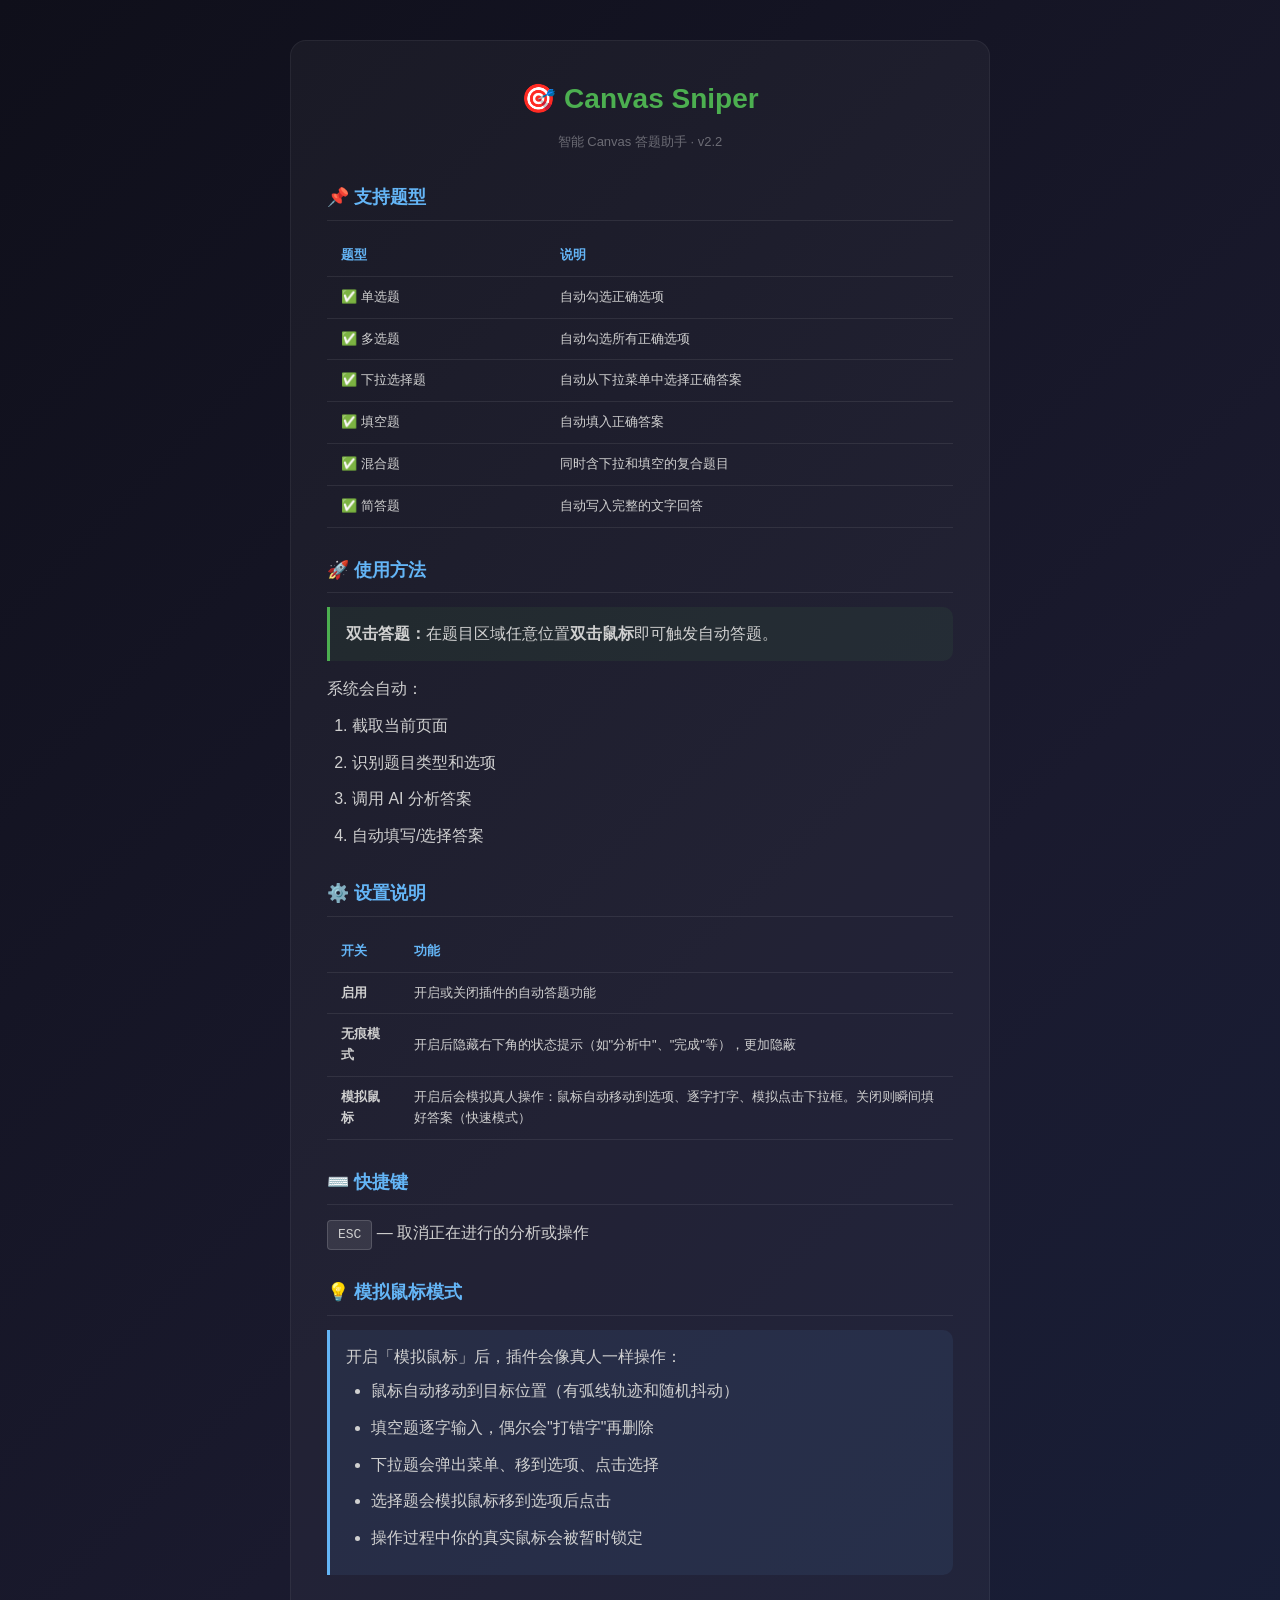
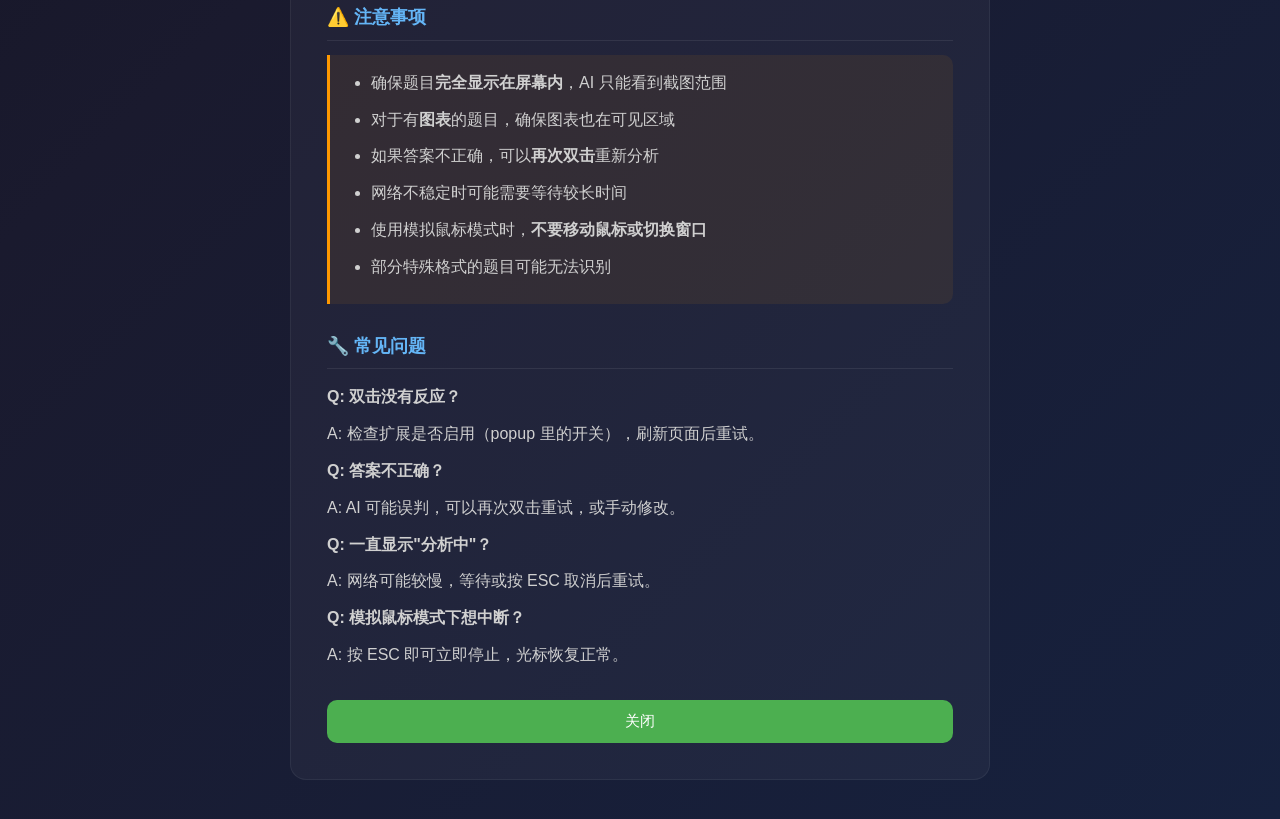
<file: canvas-sniper/help.html>
<!DOCTYPE html>
<html>

<head>
    <meta charset="UTF-8">
    <title>Canvas Sniper - 使用说明</title>
    <style>
        * {
            box-sizing: border-box;
            margin: 0;
            padding: 0;
        }

        body {
            font-family: -apple-system, BlinkMacSystemFont, 'Segoe UI', Roboto, sans-serif;
            background: linear-gradient(135deg, #0f0f1a 0%, #1a1a2e 50%, #16213e 100%);
            color: #d0d0d0;
            min-height: 100vh;
            padding: 40px 20px;
            line-height: 1.6;
        }

        .container {
            max-width: 700px;
            margin: 0 auto;
            background: rgba(255, 255, 255, 0.04);
            border-radius: 16px;
            padding: 36px;
            border: 1px solid rgba(255, 255, 255, 0.06);
        }

        h1 {
            color: #4CAF50;
            text-align: center;
            margin-bottom: 8px;
            font-size: 28px;
        }

        .subtitle {
            text-align: center;
            color: rgba(255, 255, 255, 0.35);
            font-size: 13px;
            margin-bottom: 30px;
        }

        h2 {
            color: #64B5F6;
            margin: 28px 0 14px 0;
            font-size: 18px;
            border-bottom: 1px solid rgba(255, 255, 255, 0.08);
            padding-bottom: 8px;
        }

        p,
        li {
            line-height: 1.8;
            margin-bottom: 8px;
        }

        ul,
        ol {
            padding-left: 25px;
        }

        .feature {
            background: rgba(76, 175, 80, 0.08);
            border-left: 3px solid #4CAF50;
            padding: 14px 16px;
            margin: 14px 0;
            border-radius: 0 10px 10px 0;
        }

        .warning {
            background: rgba(255, 152, 0, 0.08);
            border-left: 3px solid #FF9800;
            padding: 14px 16px;
            margin: 14px 0;
            border-radius: 0 10px 10px 0;
        }

        .info {
            background: rgba(100, 181, 246, 0.08);
            border-left: 3px solid #64B5F6;
            padding: 14px 16px;
            margin: 14px 0;
            border-radius: 0 10px 10px 0;
        }

        .shortcut {
            display: inline-block;
            background: rgba(255, 255, 255, 0.1);
            padding: 2px 10px;
            border-radius: 4px;
            font-family: monospace;
            font-size: 13px;
            border: 1px solid rgba(255, 255, 255, 0.15);
        }

        table {
            width: 100%;
            border-collapse: collapse;
            margin: 14px 0;
        }

        th,
        td {
            padding: 10px 14px;
            text-align: left;
            border-bottom: 1px solid rgba(255, 255, 255, 0.08);
        }

        th {
            color: #64B5F6;
            font-size: 13px;
            font-weight: 600;
        }

        td {
            font-size: 13px;
        }

        .back-btn {
            display: block;
            width: 100%;
            padding: 12px;
            background: #4CAF50;
            color: white;
            border: none;
            border-radius: 10px;
            font-size: 15px;
            cursor: pointer;
            margin-top: 30px;
            transition: background 0.2s;
        }

        .back-btn:hover {
            background: #45a049;
        }
    </style>
</head>

<body>
    <div class="container">
        <h1>🎯 Canvas Sniper</h1>
        <p class="subtitle">智能 Canvas 答题助手 · v2.2</p>

        <h2>📌 支持题型</h2>
        <table>
            <tr>
                <th>题型</th>
                <th>说明</th>
            </tr>
            <tr>
                <td>✅ 单选题</td>
                <td>自动勾选正确选项</td>
            </tr>
            <tr>
                <td>✅ 多选题</td>
                <td>自动勾选所有正确选项</td>
            </tr>
            <tr>
                <td>✅ 下拉选择题</td>
                <td>自动从下拉菜单中选择正确答案</td>
            </tr>
            <tr>
                <td>✅ 填空题</td>
                <td>自动填入正确答案</td>
            </tr>
            <tr>
                <td>✅ 混合题</td>
                <td>同时含下拉和填空的复合题目</td>
            </tr>
            <tr>
                <td>✅ 简答题</td>
                <td>自动写入完整的文字回答</td>
            </tr>
        </table>

        <h2>🚀 使用方法</h2>
        <div class="feature">
            <strong>双击答题：</strong>在题目区域任意位置<strong>双击鼠标</strong>即可触发自动答题。
        </div>
        <p>系统会自动：</p>
        <ol>
            <li>截取当前页面</li>
            <li>识别题目类型和选项</li>
            <li>调用 AI 分析答案</li>
            <li>自动填写/选择答案</li>
        </ol>

        <h2>⚙️ 设置说明</h2>
        <table>
            <tr>
                <th>开关</th>
                <th>功能</th>
            </tr>
            <tr>
                <td><strong>启用</strong></td>
                <td>开启或关闭插件的自动答题功能</td>
            </tr>
            <tr>
                <td><strong>无痕模式</strong></td>
                <td>开启后隐藏右下角的状态提示（如"分析中"、"完成"等），更加隐蔽</td>
            </tr>
            <tr>
                <td><strong>模拟鼠标</strong></td>
                <td>开启后会模拟真人操作：鼠标自动移动到选项、逐字打字、模拟点击下拉框。关闭则瞬间填好答案（快速模式）</td>
            </tr>
        </table>

        <h2>⌨️ 快捷键</h2>
        <p><span class="shortcut">ESC</span> — 取消正在进行的分析或操作</p>

        <h2>💡 模拟鼠标模式</h2>
        <div class="info">
            开启「模拟鼠标」后，插件会像真人一样操作：
            <ul style="margin-top: 8px;">
                <li>鼠标自动移动到目标位置（有弧线轨迹和随机抖动）</li>
                <li>填空题逐字输入，偶尔会"打错字"再删除</li>
                <li>下拉题会弹出菜单、移到选项、点击选择</li>
                <li>选择题会模拟鼠标移到选项后点击</li>
                <li>操作过程中你的真实鼠标会被暂时锁定</li>
            </ul>
        </div>

        <h2>⚠️ 注意事项</h2>
        <div class="warning">
            <ul>
                <li>确保题目<strong>完全显示在屏幕内</strong>，AI 只能看到截图范围</li>
                <li>对于有<strong>图表</strong>的题目，确保图表也在可见区域</li>
                <li>如果答案不正确，可以<strong>再次双击</strong>重新分析</li>
                <li>网络不稳定时可能需要等待较长时间</li>
                <li>使用模拟鼠标模式时，<strong>不要移动鼠标或切换窗口</strong></li>
                <li>部分特殊格式的题目可能无法识别</li>
            </ul>
        </div>

        <h2>🔧 常见问题</h2>
        <p><strong>Q: 双击没有反应？</strong></p>
        <p>A: 检查扩展是否启用（popup 里的开关），刷新页面后重试。</p>

        <p><strong>Q: 答案不正确？</strong></p>
        <p>A: AI 可能误判，可以再次双击重试，或手动修改。</p>

        <p><strong>Q: 一直显示"分析中"？</strong></p>
        <p>A: 网络可能较慢，等待或按 ESC 取消后重试。</p>

        <p><strong>Q: 模拟鼠标模式下想中断？</strong></p>
        <p>A: 按 ESC 即可立即停止，光标恢复正常。</p>

        <button class="back-btn" onclick="window.close()">关闭</button>
    </div>
</body>

</html>
</file>
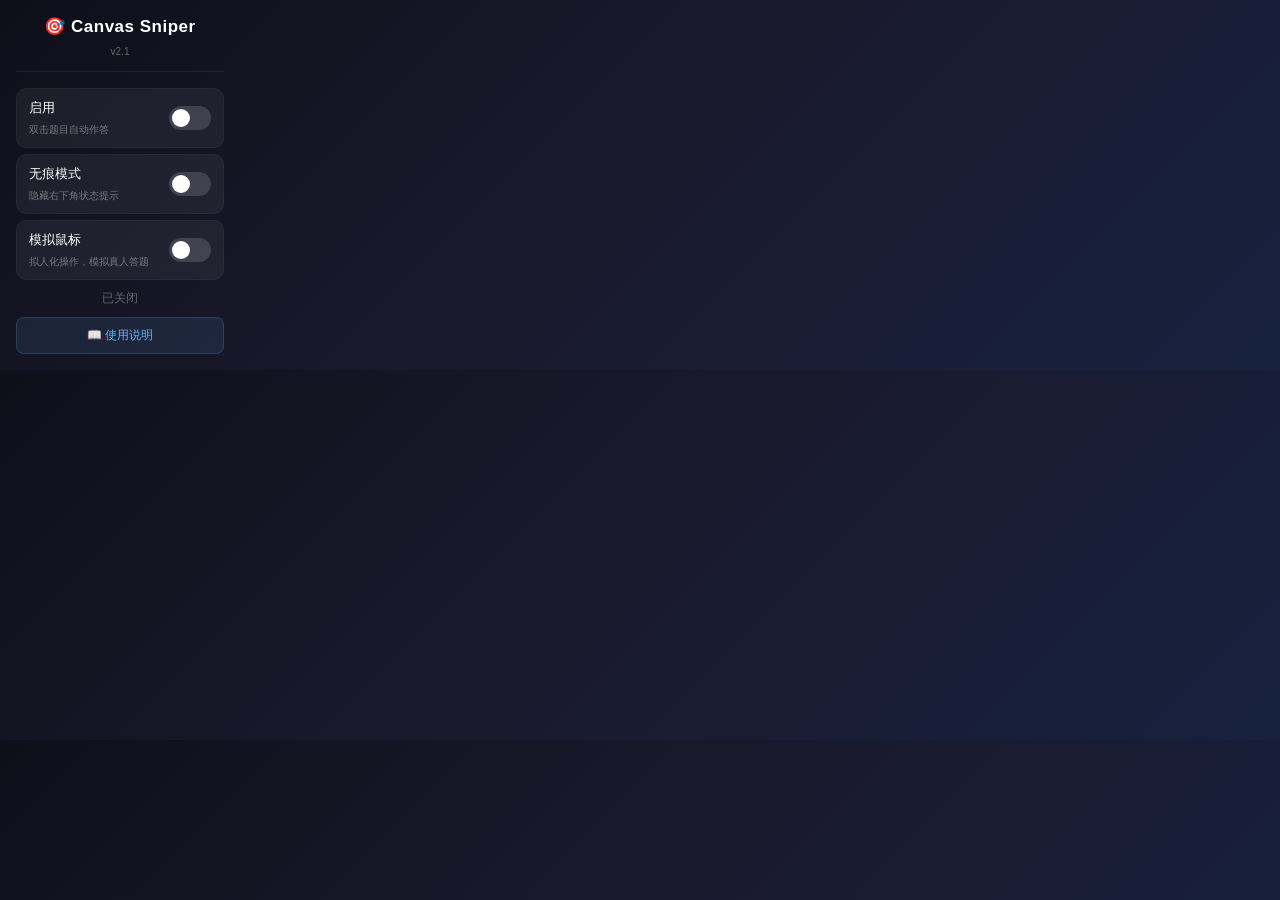
<file: canvas-sniper/popup.html>
<!DOCTYPE html>
<html>

<head>
  <meta charset="UTF-8">
  <style>
    * {
      box-sizing: border-box;
      margin: 0;
      padding: 0;
    }

    body {
      width: 240px;
      padding: 16px;
      font-family: -apple-system, BlinkMacSystemFont, 'Segoe UI', Roboto, sans-serif;
      background: linear-gradient(135deg, #0f0f1a 0%, #1a1a2e 50%, #16213e 100%);
      color: white;
    }

    /* 标题区 */
    .header {
      text-align: center;
      margin-bottom: 16px;
      padding-bottom: 12px;
      border-bottom: 1px solid rgba(255, 255, 255, 0.08);
    }

    .header h1 {
      font-size: 17px;
      font-weight: 600;
      margin-bottom: 4px;
      letter-spacing: 0.5px;
    }

    .header .version {
      font-size: 10px;
      color: rgba(255, 255, 255, 0.35);
    }

    /* 开关组 */
    .toggle-group {
      display: flex;
      flex-direction: column;
      gap: 6px;
    }

    .toggle-container {
      display: flex;
      align-items: center;
      justify-content: space-between;
      padding: 10px 12px;
      background: rgba(255, 255, 255, 0.06);
      border-radius: 10px;
      border: 1px solid rgba(255, 255, 255, 0.04);
      transition: background 0.2s;
    }

    .toggle-container:hover {
      background: rgba(255, 255, 255, 0.1);
    }

    .toggle-info {
      flex: 1;
      margin-right: 10px;
    }

    .toggle-label {
      font-size: 13px;
      font-weight: 500;
      display: block;
      margin-bottom: 2px;
    }

    .toggle-desc {
      font-size: 10px;
      color: rgba(255, 255, 255, 0.4);
      line-height: 1.3;
    }

    /* 开关样式 */
    .toggle {
      position: relative;
      width: 42px;
      height: 24px;
      flex-shrink: 0;
    }

    .toggle input {
      opacity: 0;
      width: 0;
      height: 0;
    }

    .slider {
      position: absolute;
      cursor: pointer;
      top: 0;
      left: 0;
      right: 0;
      bottom: 0;
      background-color: rgba(255, 255, 255, 0.15);
      transition: 0.3s;
      border-radius: 24px;
    }

    .slider:before {
      position: absolute;
      content: "";
      height: 18px;
      width: 18px;
      left: 3px;
      bottom: 3px;
      background-color: white;
      transition: 0.3s;
      border-radius: 50%;
    }

    input:checked+.slider {
      background-color: #4CAF50;
    }

    input:checked+.slider:before {
      transform: translateX(18px);
    }

    /* 状态文字 */
    .status {
      margin-top: 10px;
      text-align: center;
      font-size: 12px;
      color: rgba(255, 255, 255, 0.35);
      transition: color 0.3s;
    }

    .status.on {
      color: #4CAF50;
    }

    /* 帮助按钮 */
    .help-btn {
      width: 100%;
      margin-top: 10px;
      padding: 9px;
      background: rgba(100, 181, 246, 0.1);
      border: 1px solid rgba(100, 181, 246, 0.2);
      color: #64B5F6;
      border-radius: 8px;
      cursor: pointer;
      font-size: 12px;
      transition: all 0.2s;
    }

    .help-btn:hover {
      background: rgba(100, 181, 246, 0.2);
      border-color: rgba(100, 181, 246, 0.4);
    }
  </style>
</head>

<body>
  <div class="header">
    <h1>🎯 Canvas Sniper</h1>
    <span class="version">v2.1</span>
  </div>

  <div class="toggle-group">
    <div class="toggle-container">
      <div class="toggle-info">
        <span class="toggle-label">启用</span>
        <span class="toggle-desc">双击题目自动作答</span>
      </div>
      <label class="toggle">
        <input type="checkbox" id="enableToggle">
        <span class="slider"></span>
      </label>
    </div>

    <div class="toggle-container">
      <div class="toggle-info">
        <span class="toggle-label">无痕模式</span>
        <span class="toggle-desc">隐藏右下角状态提示</span>
      </div>
      <label class="toggle">
        <input type="checkbox" id="stealthToggle">
        <span class="slider"></span>
      </label>
    </div>

    <div class="toggle-container">
      <div class="toggle-info">
        <span class="toggle-label">模拟鼠标</span>
        <span class="toggle-desc">拟人化操作，模拟真人答题</span>
      </div>
      <label class="toggle">
        <input type="checkbox" id="cursorToggle">
        <span class="slider"></span>
      </label>
    </div>
  </div>

  <div class="status" id="status">已关闭</div>
  <button class="help-btn" id="helpBtn">📖 使用说明</button>
  <script src="popup.js"></script>
</body>

</html>
</file>
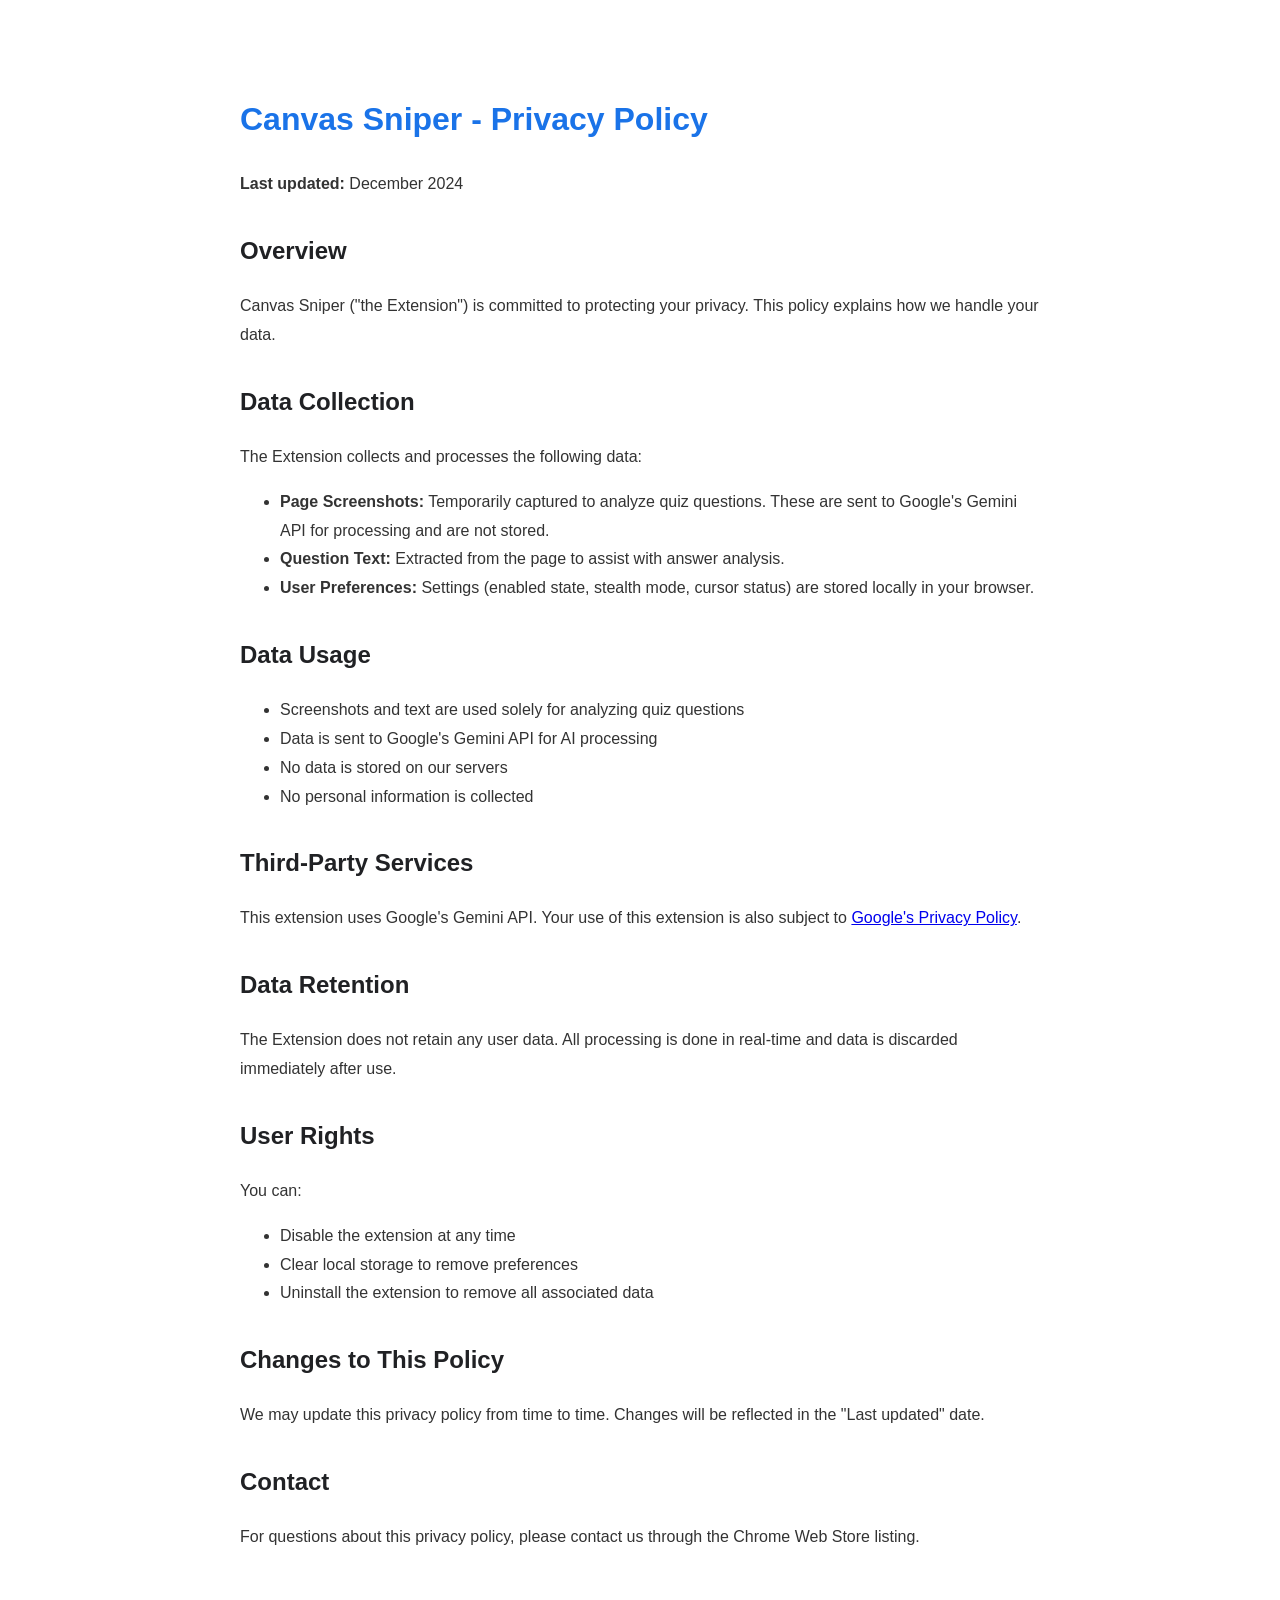
<file: canvas-sniper/privacy.html>
<!DOCTYPE html>
<html>

<head>
    <meta charset="UTF-8">
    <title>Canvas Sniper - Privacy Policy</title>
    <style>
        body {
            font-family: -apple-system, BlinkMacSystemFont, 'Segoe UI', Roboto, sans-serif;
            max-width: 800px;
            margin: 50px auto;
            padding: 20px;
            line-height: 1.8;
            color: #333;
        }

        h1 {
            color: #1a73e8;
        }

        h2 {
            color: #202124;
            margin-top: 30px;
        }
    </style>
</head>

<body>
    <h1>Canvas Sniper - Privacy Policy</h1>
    <p><strong>Last updated:</strong> December 2024</p>

    <h2>Overview</h2>
    <p>Canvas Sniper ("the Extension") is committed to protecting your privacy. This policy explains how we handle your
        data.</p>

    <h2>Data Collection</h2>
    <p>The Extension collects and processes the following data:</p>
    <ul>
        <li><strong>Page Screenshots:</strong> Temporarily captured to analyze quiz questions. These are sent to
            Google's Gemini API for processing and are not stored.</li>
        <li><strong>Question Text:</strong> Extracted from the page to assist with answer analysis.</li>
        <li><strong>User Preferences:</strong> Settings (enabled state, stealth mode, cursor status) are stored locally
            in your browser.</li>
    </ul>

    <h2>Data Usage</h2>
    <ul>
        <li>Screenshots and text are used solely for analyzing quiz questions</li>
        <li>Data is sent to Google's Gemini API for AI processing</li>
        <li>No data is stored on our servers</li>
        <li>No personal information is collected</li>
    </ul>

    <h2>Third-Party Services</h2>
    <p>This extension uses Google's Gemini API. Your use of this extension is also subject to <a
            href="https://policies.google.com/privacy">Google's Privacy Policy</a>.</p>

    <h2>Data Retention</h2>
    <p>The Extension does not retain any user data. All processing is done in real-time and data is discarded
        immediately after use.</p>

    <h2>User Rights</h2>
    <p>You can:</p>
    <ul>
        <li>Disable the extension at any time</li>
        <li>Clear local storage to remove preferences</li>
        <li>Uninstall the extension to remove all associated data</li>
    </ul>

    <h2>Changes to This Policy</h2>
    <p>We may update this privacy policy from time to time. Changes will be reflected in the "Last updated" date.</p>

    <h2>Contact</h2>
    <p>For questions about this privacy policy, please contact us through the Chrome Web Store listing.</p>
</body>

</html>
</file>
